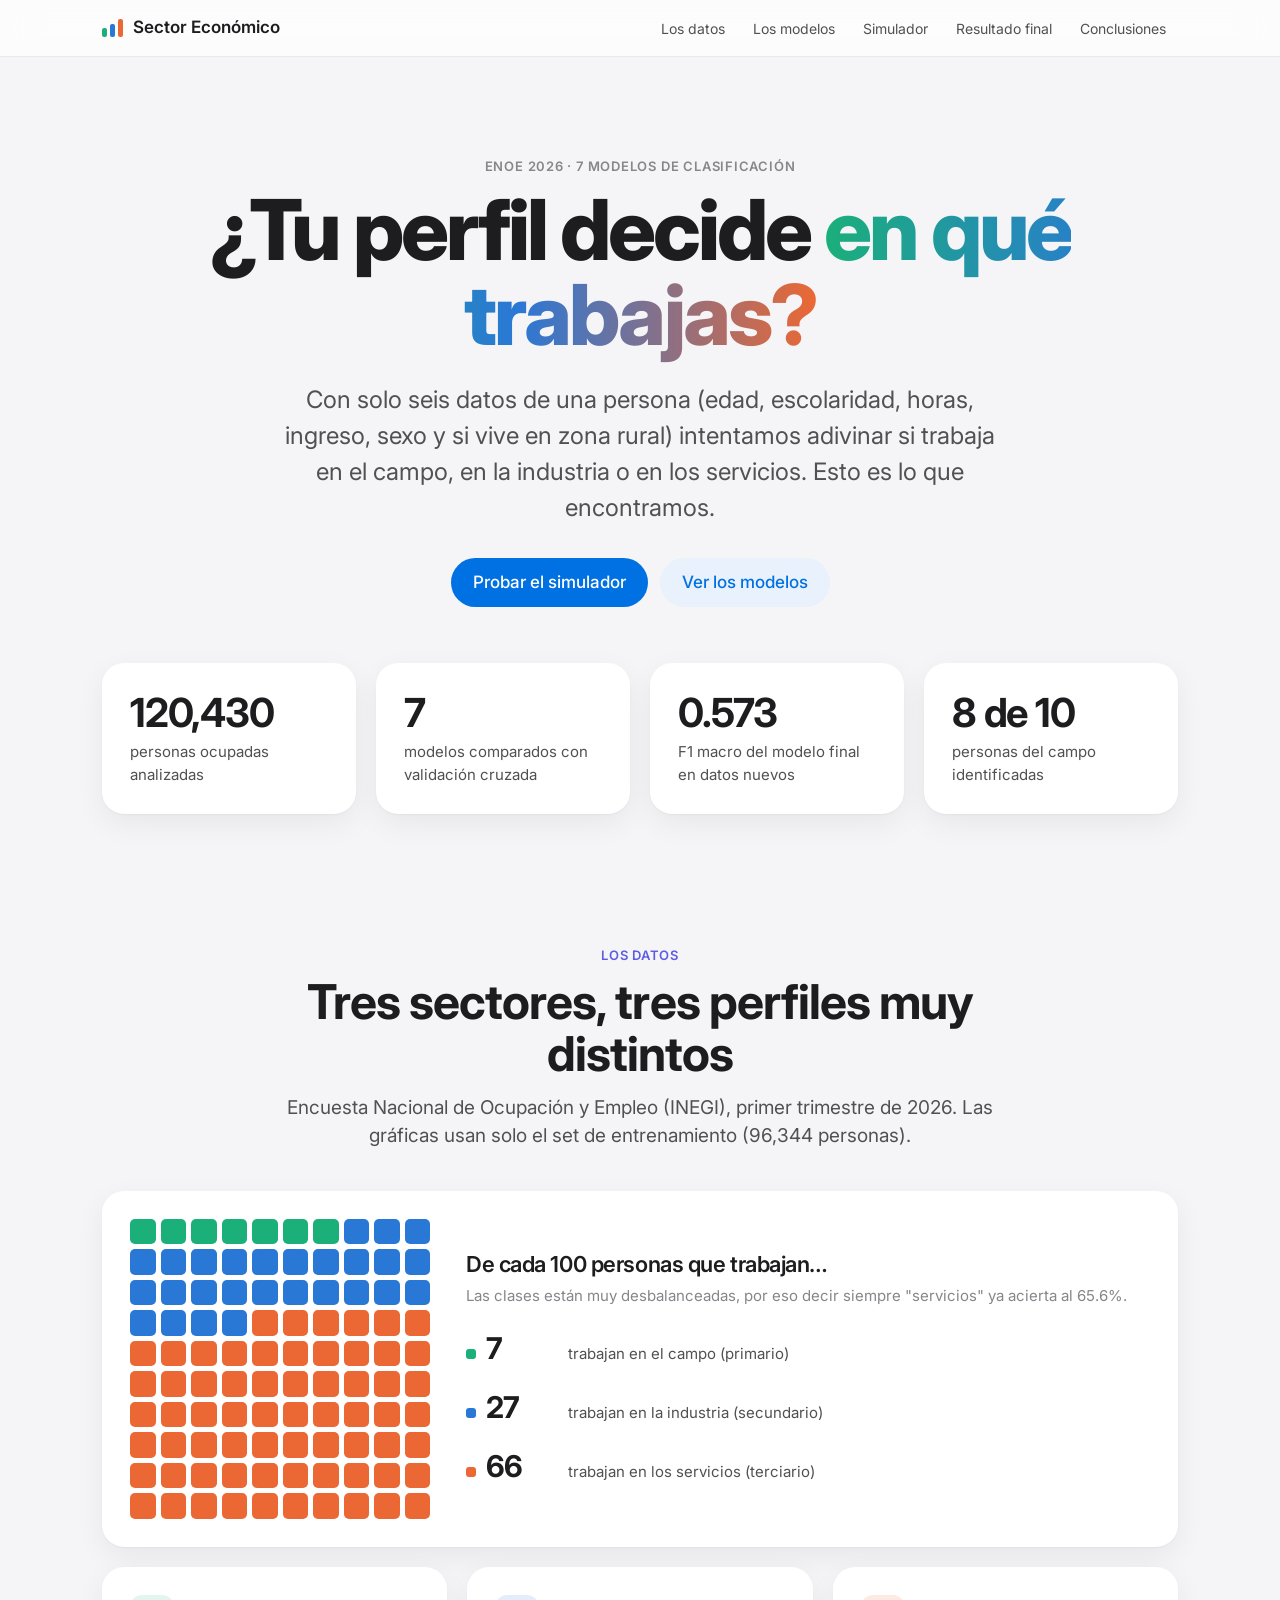
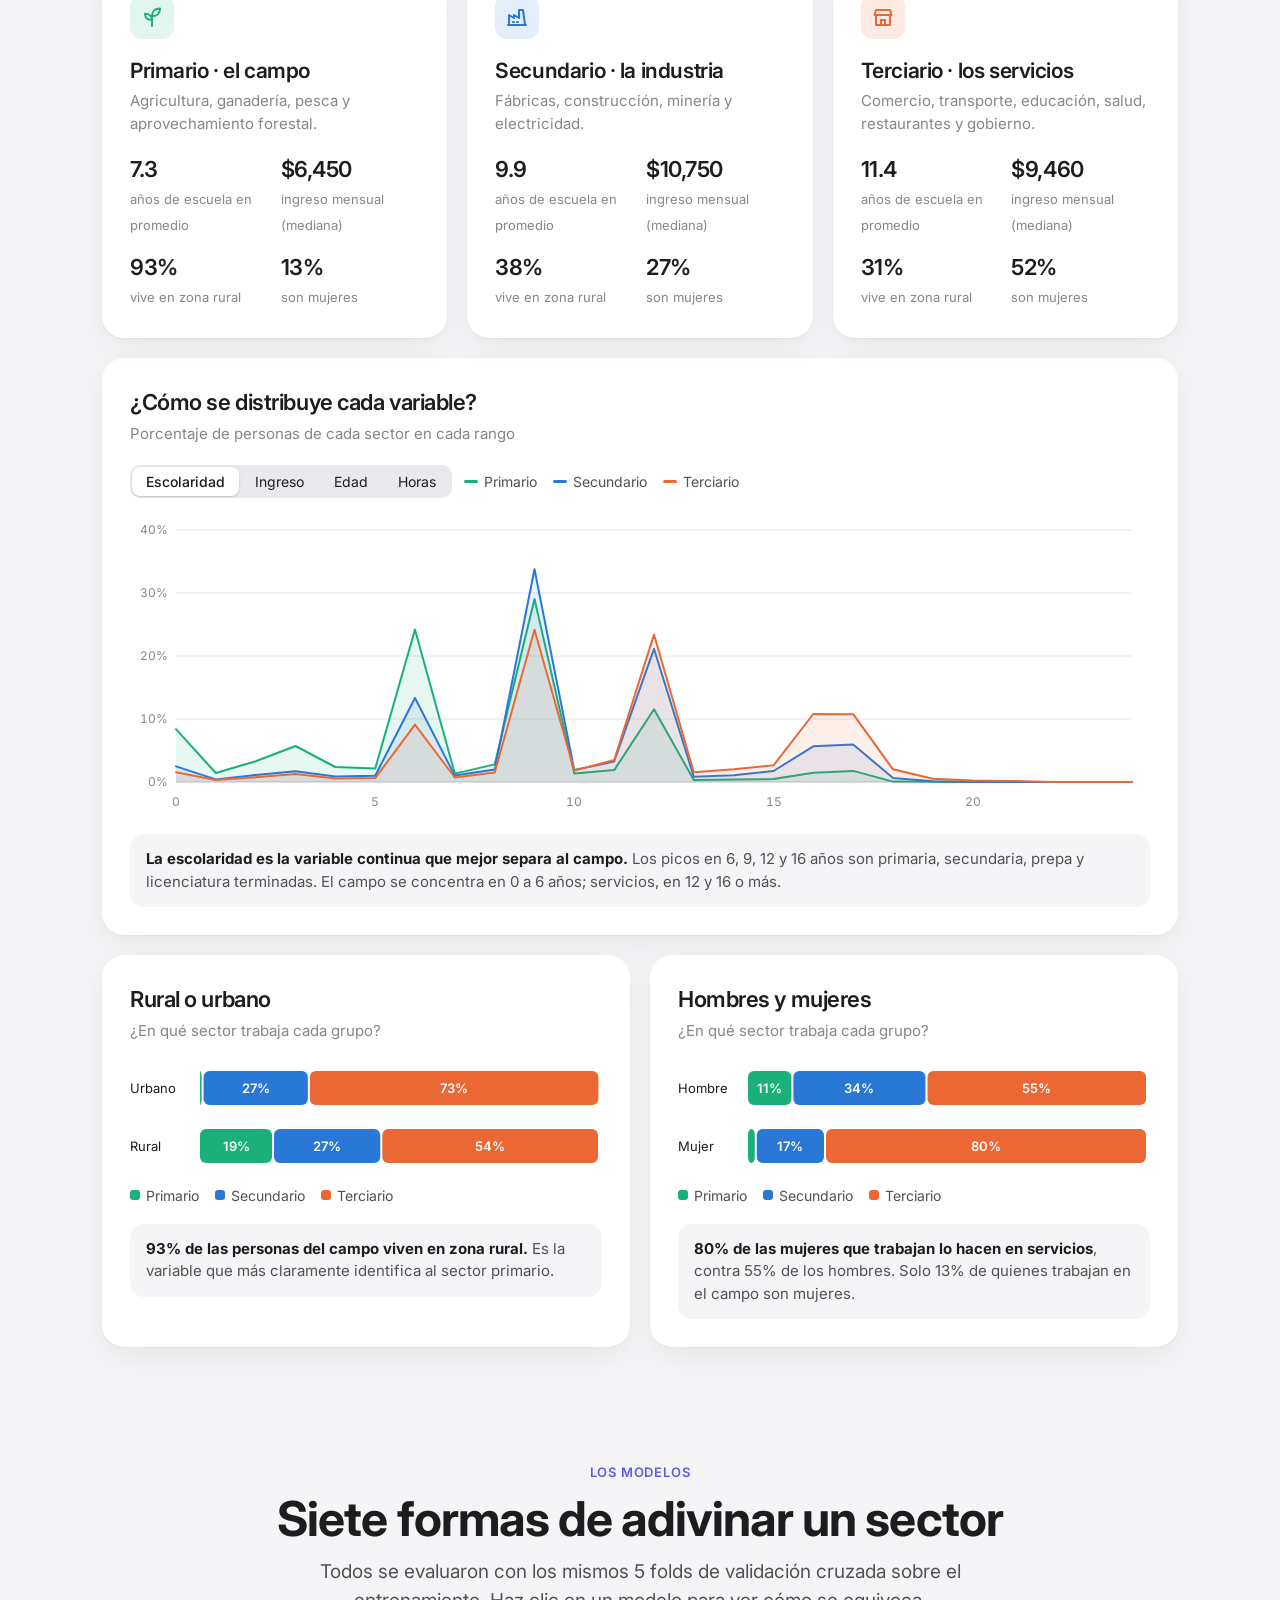
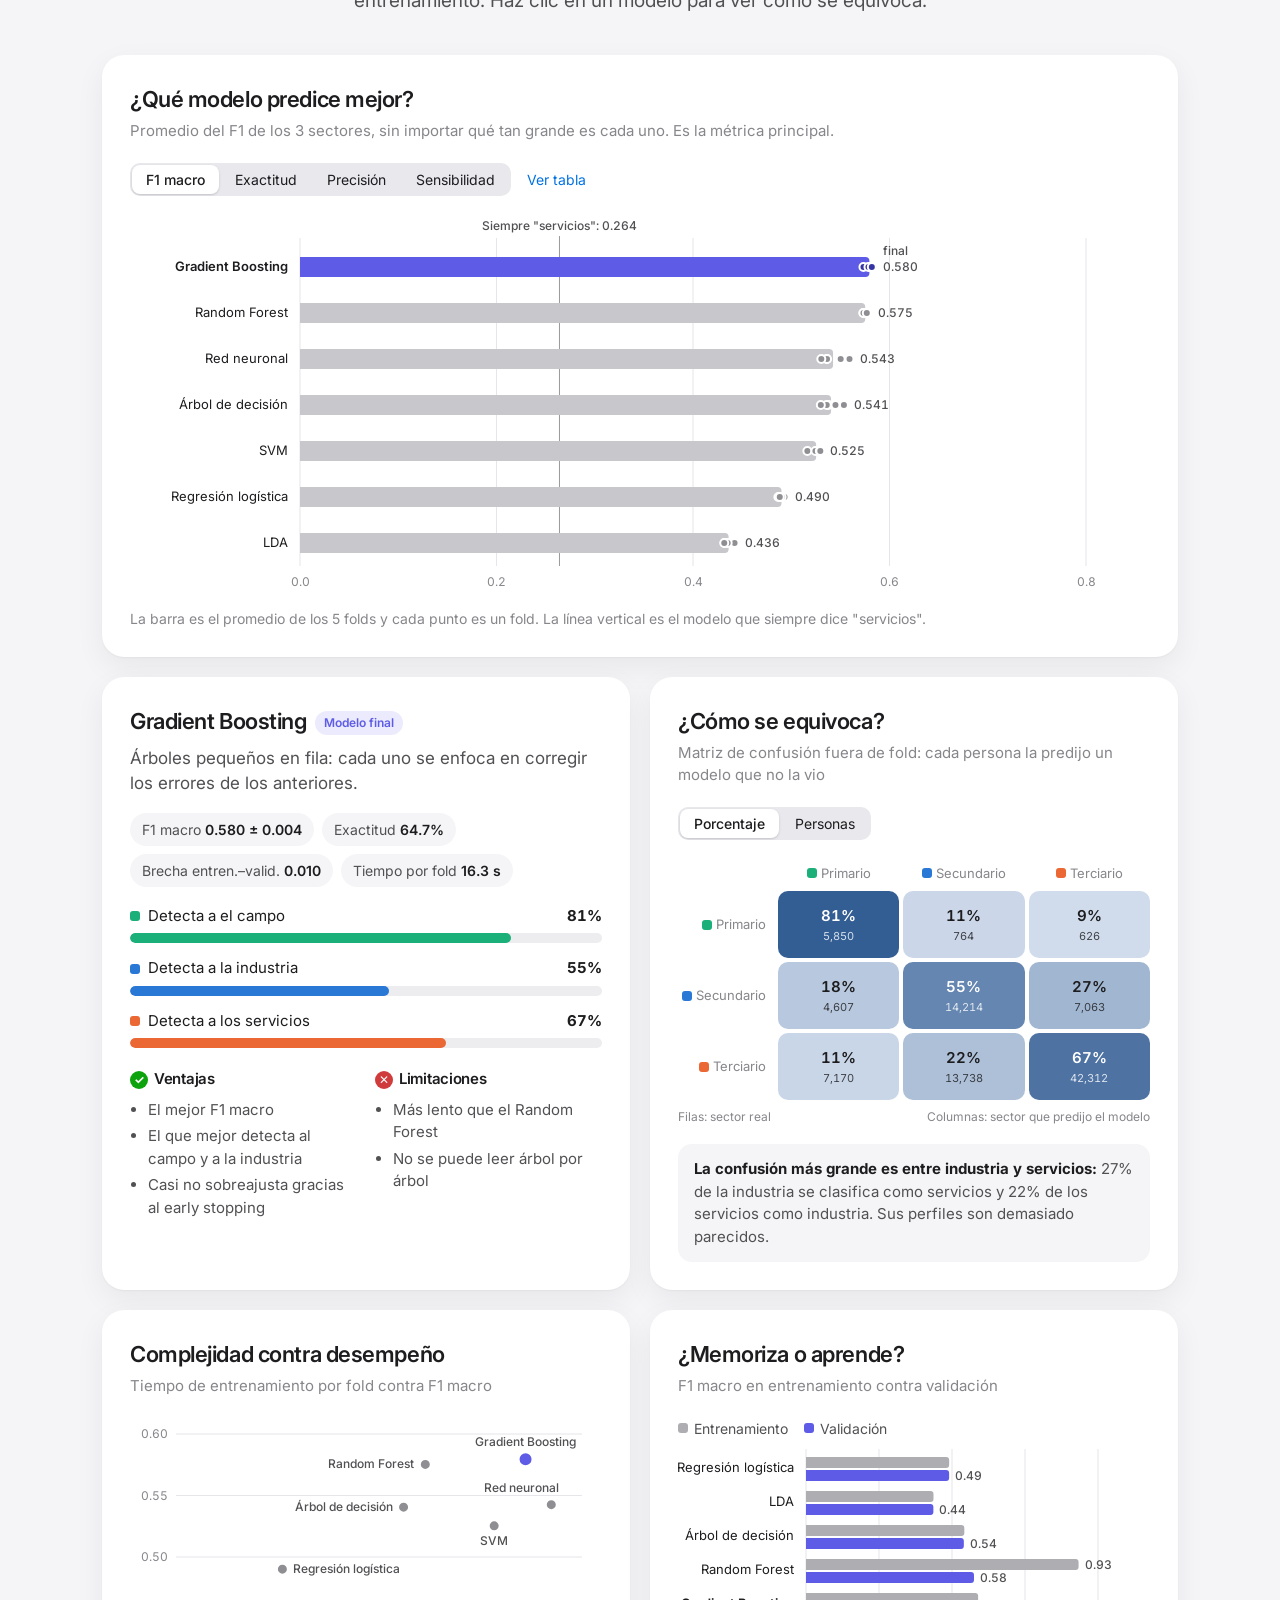
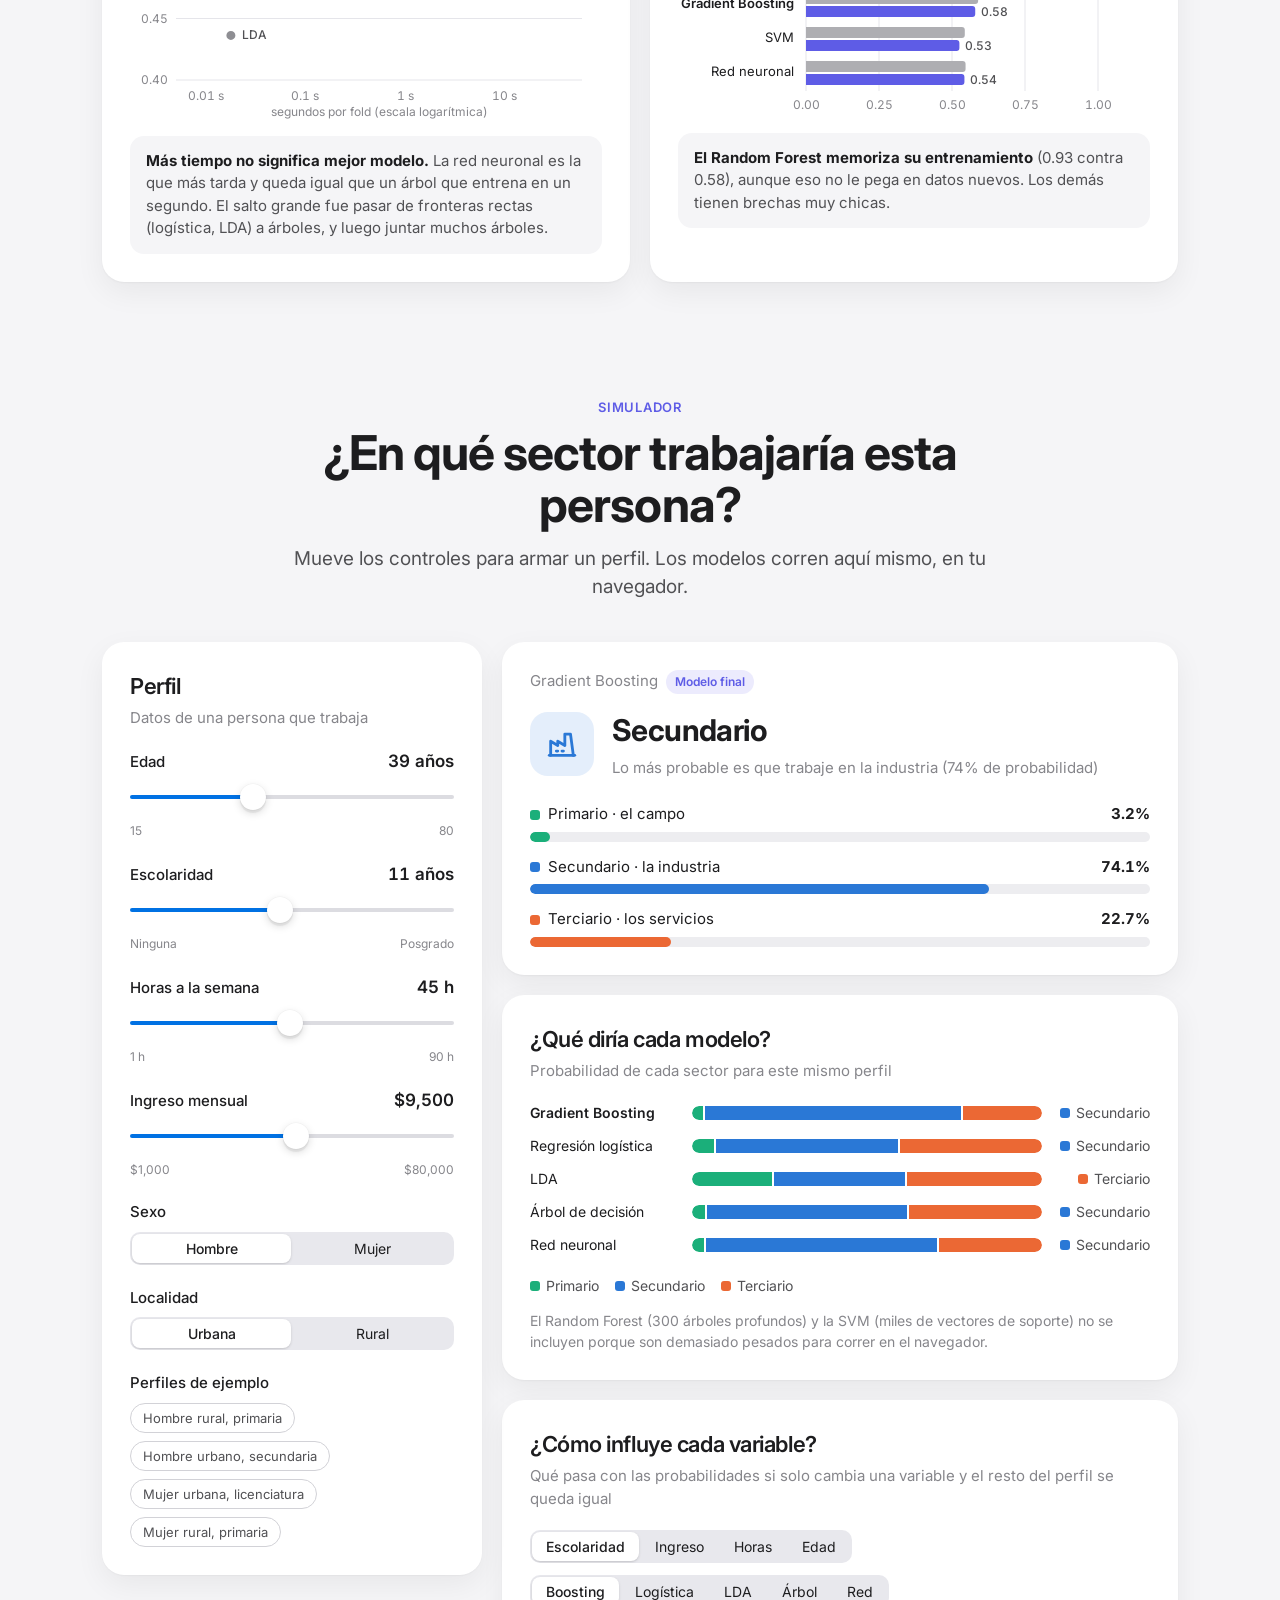
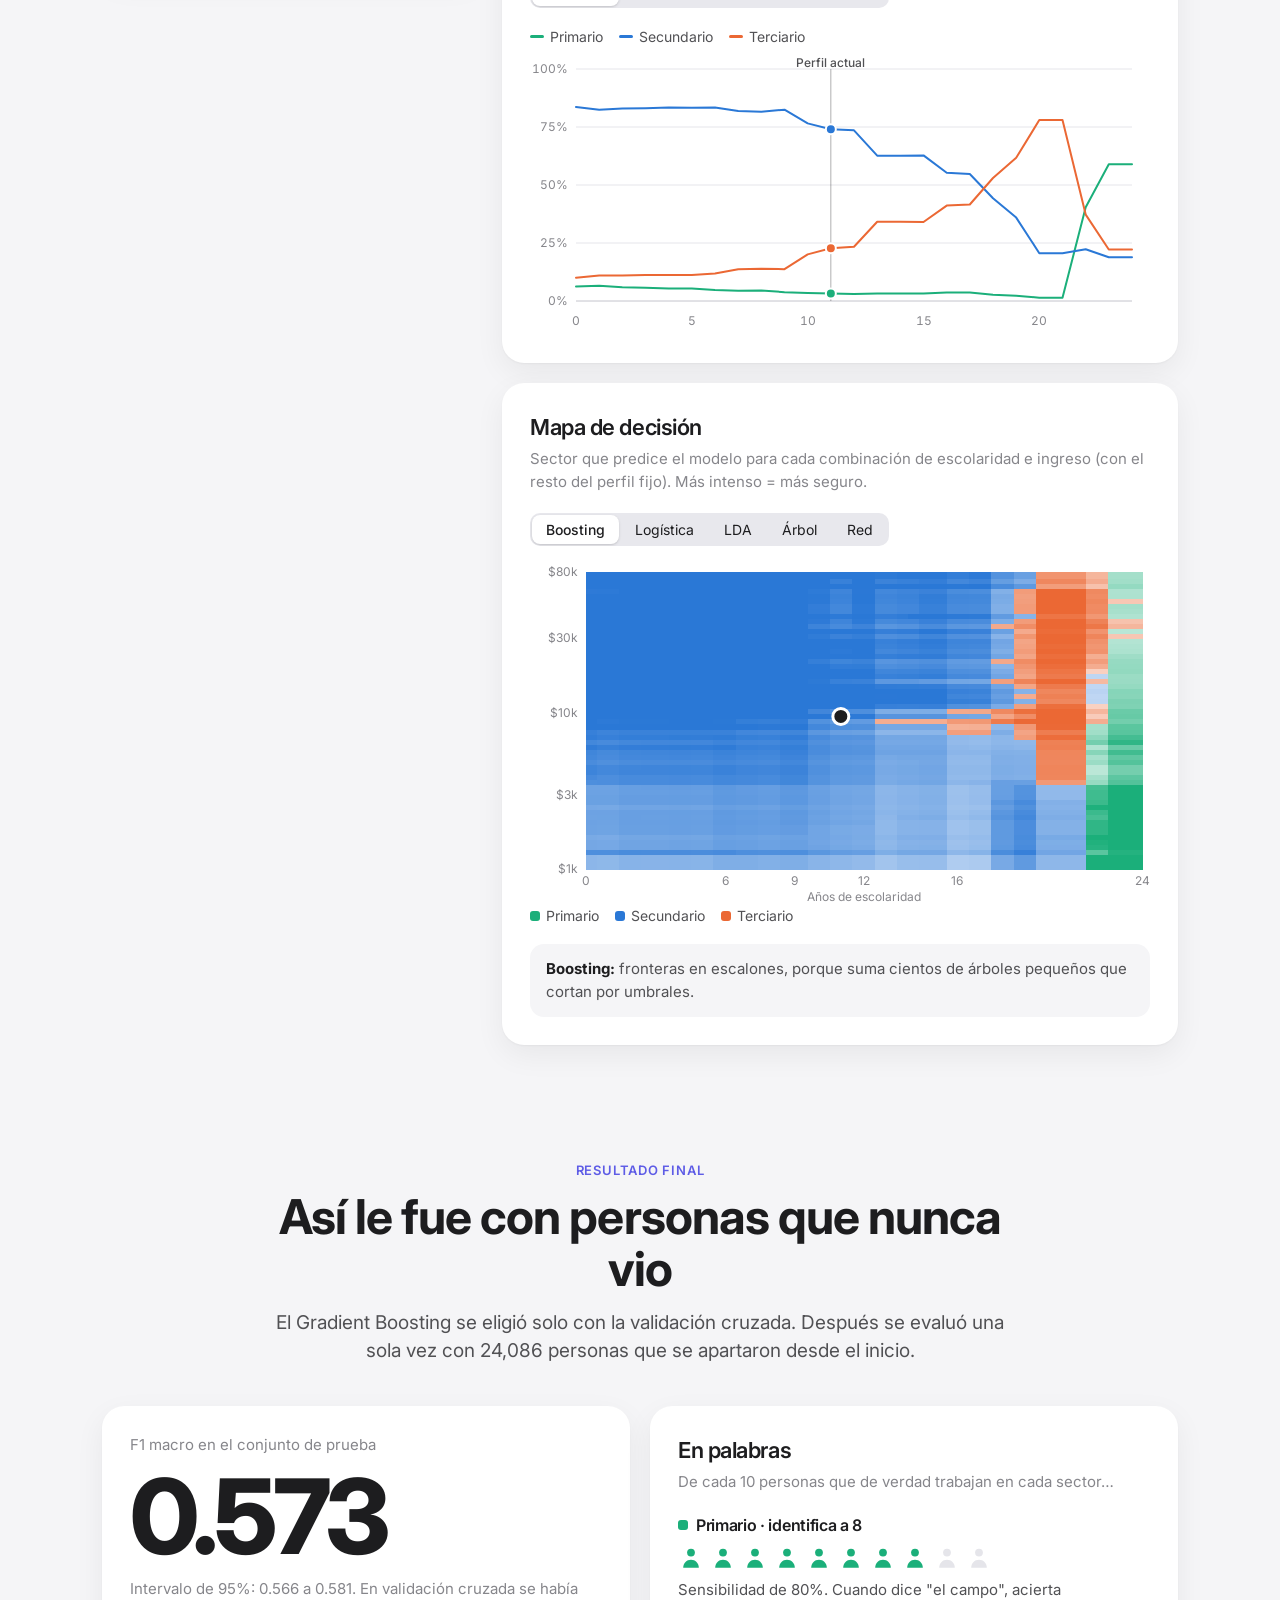
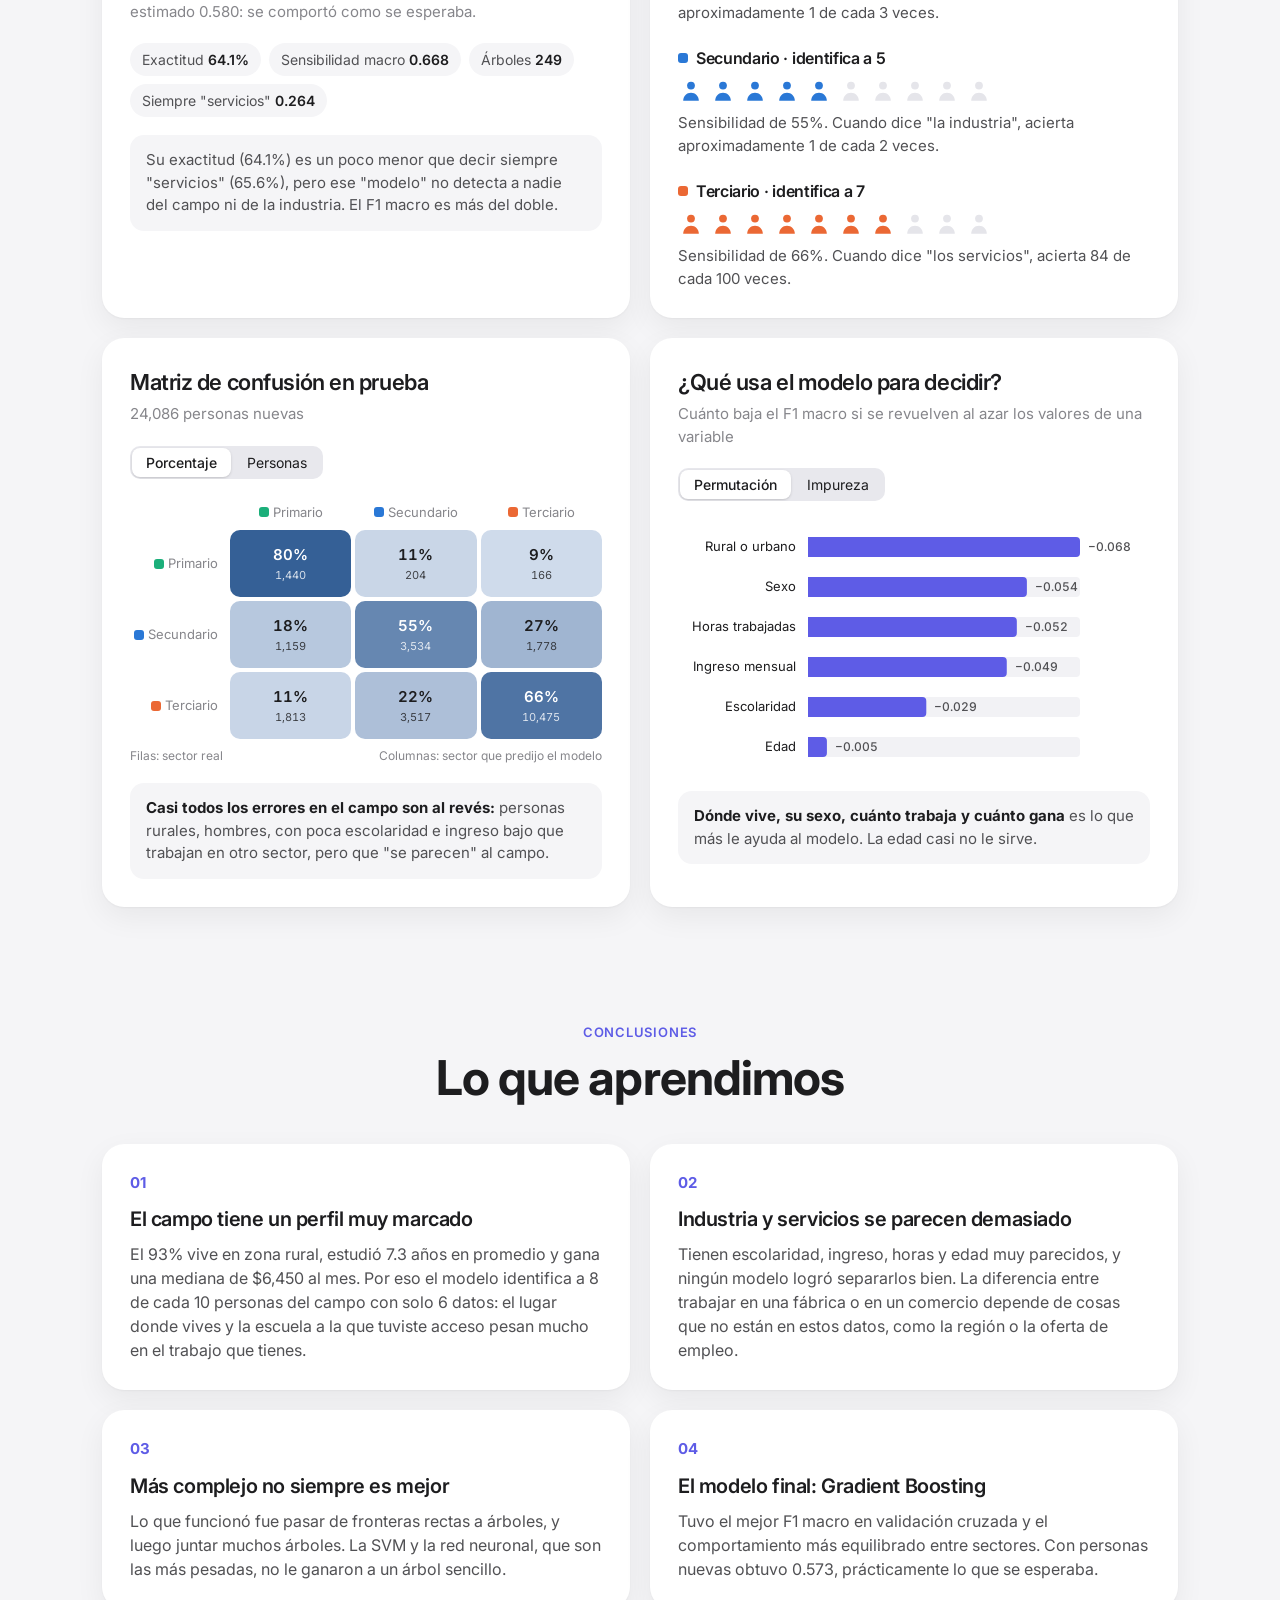
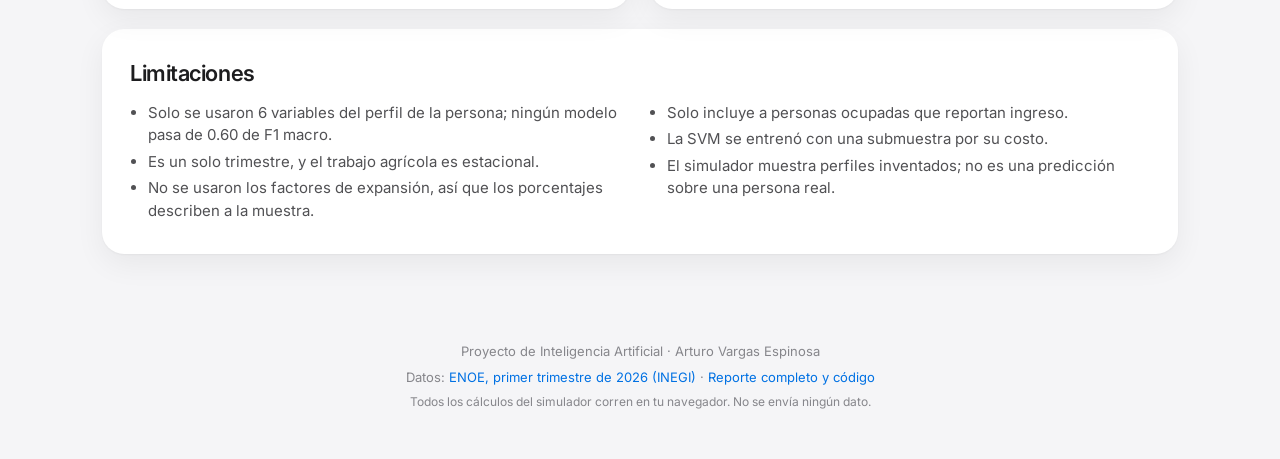
<file: sector-economico-comparacion-modelos/app/index.html>
<!doctype html>
<html lang="es">
<head>
  <meta charset="utf-8">
  <meta name="viewport" content="width=device-width, initial-scale=1">
  <title>Sector Económico</title>
  <meta name="description" content="Tablero interactivo: ¿qué tan bien se puede predecir el sector económico de una persona en México con su perfil? Comparación de 7 modelos de clasificación con la ENOE 2026.">
  <link rel="icon" href="data:image/svg+xml,%3Csvg xmlns='http://www.w3.org/2000/svg' viewBox='0 0 32 32'%3E%3Crect width='32' height='32' rx='8' fill='%23ffffff'/%3E%3Crect x='6' y='16' width='5' height='10' rx='2' fill='%231baf7a'/%3E%3Crect x='13.5' y='11' width='5' height='15' rx='2' fill='%232a78d6'/%3E%3Crect x='21' y='6' width='5' height='20' rx='2' fill='%23eb6834'/%3E%3C/svg%3E">
  <link rel="preconnect" href="https://fonts.googleapis.com">
  <link rel="preconnect" href="https://fonts.gstatic.com" crossorigin>
  <link href="https://fonts.googleapis.com/css2?family=Inter:wght@400;500;600;700;800&display=swap" rel="stylesheet">
  <link rel="stylesheet" href="estilos.css">
</head>
<body>
  <header class="barra">
    <div class="barra-interna">
      <a class="marca" href="#inicio">
        <span class="marca-icono"><i></i><i></i><i></i></span>
        Sector Económico
      </a>
      <nav class="nav" id="nav">
        <a href="#datos">Los datos</a>
        <a href="#modelos">Los modelos</a>
        <a href="#simulador">Simulador</a>
        <a href="#final">Resultado final</a>
        <a href="#conclusiones">Conclusiones</a>
      </nav>
    </div>
  </header>

  <main id="app">
    <div class="cargando">
      <div class="cargando-barras"><i></i><i></i><i></i></div>
      <p>Cargando resultados de 120,430 personas…</p>
    </div>
  </main>

  <footer class="pie">
    <p>Proyecto de Inteligencia Artificial · Arturo Vargas Espinosa</p>
    <p>Datos: <a href="https://www.inegi.org.mx/programas/enoe/15ymas/" target="_blank" rel="noopener">ENOE, primer trimestre de 2026 (INEGI)</a> ·
      <a href="https://github.com/FoamyHomie327/Inteligencia-Artificial/tree/main/sector-economico-comparacion-modelos" target="_blank" rel="noopener">Reporte completo y código</a></p>
    <p class="pie-nota">Todos los cálculos del simulador corren en tu navegador. No se envía ningún dato.</p>
  </footer>

  <div class="tooltip" id="tooltip" role="status" aria-live="polite"></div>

  <script src="modelos.js"></script>
  <script src="app.js"></script>
</body>
</html>
</file>
<file: sector-economico-comparacion-modelos/app/estilos.css>
:root {
  color-scheme: light;
  --fondo: #f5f5f7;
  --tarjeta: #ffffff;
  --texto: #1d1d1f;
  --texto-2: #515154;
  --texto-3: #86868b;
  --linea: #e5e5ea;
  --linea-2: #d2d2d7;
  --acento: #0071e3;
  --acento-suave: #e8f1fc;
  --modelo: #5e5ce6;
  --modelo-suave: #ecebfd;
  --neutro: #d1d1d6;
  --primario: #1baf7a;
  --secundario: #2a78d6;
  --terciario: #eb6834;
  --radio: 22px;
  --sombra: 0 1px 2px rgba(0, 0, 0, .04), 0 10px 30px rgba(0, 0, 0, .06);
  --fuente: -apple-system, BlinkMacSystemFont, "SF Pro Display", "SF Pro Text", "Inter", system-ui, "Segoe UI", sans-serif;
}

* { box-sizing: border-box; }
html { scroll-behavior: smooth; scroll-padding-top: 72px; }
body {
  margin: 0;
  background: var(--fondo);
  color: var(--texto);
  font-family: var(--fuente);
  font-size: 17px;
  line-height: 1.5;
  -webkit-font-smoothing: antialiased;
  overflow-x: hidden;
}
a { color: var(--acento); text-decoration: none; }
a:hover { text-decoration: underline; }
h1, h2, h3, h4 { margin: 0; letter-spacing: -0.02em; }
p { margin: 0; }

/* ---------- Barra superior ---------- */
.barra {
  position: sticky; top: 0; z-index: 50;
  background: rgba(255, 255, 255, .72);
  backdrop-filter: saturate(180%) blur(20px);
  -webkit-backdrop-filter: saturate(180%) blur(20px);
  border-bottom: 1px solid rgba(0, 0, 0, .08);
}
.barra-interna {
  max-width: 1120px; margin: 0 auto; padding: 0 22px;
  height: 56px; display: flex; align-items: center; gap: 28px;
}
.marca { display: flex; align-items: center; gap: 10px; font-weight: 600; color: var(--texto); white-space: nowrap; }
.marca:hover { text-decoration: none; }
.marca-icono { display: inline-flex; align-items: flex-end; gap: 3px; height: 18px; }
.marca-icono i { width: 5px; border-radius: 2px; display: block; }
.marca-icono i:nth-child(1) { height: 9px; background: var(--primario); }
.marca-icono i:nth-child(2) { height: 13px; background: var(--secundario); }
.marca-icono i:nth-child(3) { height: 18px; background: var(--terciario); }
.nav { display: flex; gap: 4px; margin-left: auto; overflow-x: auto; scrollbar-width: none; }
.nav::-webkit-scrollbar { display: none; }
.nav a {
  color: var(--texto-2); font-size: 14px; padding: 6px 12px; border-radius: 980px; white-space: nowrap;
  transition: background .2s, color .2s;
}
.nav a:hover { text-decoration: none; color: var(--texto); background: rgba(0, 0, 0, .05); }
.nav a.activo { color: var(--texto); background: rgba(0, 0, 0, .07); font-weight: 500; }

/* ---------- Estructura ---------- */
main { max-width: 1120px; margin: 0 auto; padding: 0 22px; }
.seccion { padding: 88px 0 24px; }
.seccion-titulo { text-align: center; max-width: 760px; margin: 0 auto 40px; }
.etiqueta {
  display: inline-block; font-size: 13px; font-weight: 600; letter-spacing: .06em; text-transform: uppercase;
  color: var(--modelo); margin-bottom: 10px;
}
.seccion-titulo h2 { font-size: clamp(32px, 5vw, 48px); font-weight: 700; line-height: 1.08; }
.seccion-titulo p { color: var(--texto-2); font-size: 19px; margin-top: 14px; }

.tarjeta {
  background: var(--tarjeta); border-radius: var(--radio); box-shadow: var(--sombra);
  padding: 28px; min-width: 0;
}
.tarjeta h3 { font-size: 22px; font-weight: 600; }
.tarjeta .sub { color: var(--texto-3); font-size: 15px; margin-top: 4px; }
.tarjeta-cabeza { display: flex; justify-content: space-between; align-items: flex-start; gap: 16px; flex-wrap: wrap; margin-bottom: 20px; }
.rejilla { display: grid; gap: 20px; }
.rejilla-2 { grid-template-columns: repeat(2, minmax(0, 1fr)); }
.rejilla-3 { grid-template-columns: repeat(3, minmax(0, 1fr)); }
.rejilla-4 { grid-template-columns: repeat(4, minmax(0, 1fr)); }
.span-2 { grid-column: span 2; }
.espacio { height: 20px; }
.nota { color: var(--texto-3); font-size: 14px; margin-top: 14px; }
.idea {
  margin-top: 18px; padding: 14px 16px; border-radius: 14px; background: var(--fondo);
  color: var(--texto-2); font-size: 15px;
}
.idea strong { color: var(--texto); }

/* ---------- Portada ---------- */
.portada { text-align: center; padding: 96px 0 40px; }
.portada .etiqueta { color: var(--texto-3); }
.portada h1 {
  font-size: clamp(42px, 8vw, 84px); font-weight: 800; line-height: 1.02; letter-spacing: -0.035em;
  max-width: 900px; margin: 0 auto;
}
.degradado {
  background: linear-gradient(90deg, var(--primario), var(--secundario) 50%, var(--terciario));
  -webkit-background-clip: text; background-clip: text; color: transparent;
}
.portada .lead { font-size: clamp(19px, 2.4vw, 24px); color: var(--texto-2); max-width: 720px; margin: 24px auto 0; }
.botones { display: flex; gap: 12px; justify-content: center; flex-wrap: wrap; margin-top: 32px; }
.boton {
  display: inline-flex; align-items: center; gap: 6px; padding: 12px 22px; border-radius: 980px;
  font-size: 17px; font-weight: 500; border: 0; cursor: pointer; font-family: inherit;
  transition: transform .15s, background .2s;
}
.boton:hover { text-decoration: none; transform: translateY(-1px); }
.boton-lleno { background: var(--acento); color: #fff; }
.boton-lleno:hover { background: #0077ed; }
.boton-claro { background: var(--acento-suave); color: var(--acento); }
.cifras { margin-top: 56px; }
.cifra { text-align: left; }
.cifra-valor { font-size: 40px; font-weight: 700; letter-spacing: -0.03em; line-height: 1.1; }
.cifra-etiqueta { color: var(--texto-2); font-size: 15px; margin-top: 6px; }

/* ---------- Controles ---------- */
.segmentado {
  display: inline-flex; background: #e8e8ed; border-radius: 10px; padding: 2px; gap: 2px; max-width: 100%;
  overflow-x: auto; scrollbar-width: none;
}
.segmentado::-webkit-scrollbar { display: none; }
.segmentado button {
  border: 0; background: transparent; font-family: inherit; font-size: 14px; color: var(--texto);
  padding: 6px 14px; border-radius: 8px; cursor: pointer; white-space: nowrap; transition: background .2s, box-shadow .2s;
}
.segmentado button:hover { background: rgba(255, 255, 255, .5); }
.segmentado button.activo { background: #fff; box-shadow: 0 1px 3px rgba(0, 0, 0, .12), 0 1px 1px rgba(0, 0, 0, .04); font-weight: 500; }
.controles { display: flex; gap: 12px; flex-wrap: wrap; align-items: center; margin-bottom: 18px; }
.enlace-boton { border: 0; background: none; color: var(--acento); font-family: inherit; font-size: 14px; cursor: pointer; padding: 6px 4px; }
.enlace-boton:hover { text-decoration: underline; }

/* ---------- Leyenda ---------- */
.leyenda { display: flex; gap: 16px; flex-wrap: wrap; font-size: 14px; color: var(--texto-2); }
.leyenda span { display: inline-flex; align-items: center; gap: 6px; }
.leyenda i { width: 10px; height: 10px; border-radius: 3px; display: inline-block; }
.leyenda i.linea-key { height: 3px; width: 14px; border-radius: 2px; }

/* ---------- Gráficas ---------- */
.grafica { width: 100%; position: relative; }
.grafica svg { display: block; width: 100%; height: auto; overflow: visible; }
.grafica text { font-family: var(--fuente); }
.eje text { fill: var(--texto-3); font-size: 12px; font-variant-numeric: tabular-nums; }
.eje line, .eje path { stroke: var(--linea); }
.etiqueta-dato { fill: var(--texto-2); font-size: 12px; font-weight: 500; font-variant-numeric: tabular-nums; }
.etiqueta-modelo { fill: var(--texto); font-size: 13px; }
.clicable { cursor: pointer; }

.tooltip {
  position: fixed; z-index: 100; pointer-events: none; opacity: 0; transform: translateY(4px);
  background: rgba(255, 255, 255, .92); backdrop-filter: blur(16px); -webkit-backdrop-filter: blur(16px);
  border: 1px solid rgba(0, 0, 0, .08); border-radius: 12px; box-shadow: 0 8px 24px rgba(0, 0, 0, .12);
  padding: 10px 12px; font-size: 13px; color: var(--texto); max-width: 260px; transition: opacity .12s, transform .12s;
}
.tooltip.visible { opacity: 1; transform: translateY(0); }
.tooltip b { font-weight: 600; }
.tooltip .fila { display: flex; align-items: center; gap: 8px; justify-content: space-between; margin-top: 3px; }
.tooltip .fila span:first-child { display: inline-flex; align-items: center; gap: 6px; color: var(--texto-2); }
.tooltip i { width: 8px; height: 8px; border-radius: 2px; display: inline-block; }

/* ---------- Waffle y tarjetas de sector ---------- */
.waffle { display: grid; grid-template-columns: repeat(10, 1fr); gap: 5px; width: min(300px, 100%); flex: none; }
.waffle i { aspect-ratio: 1; border-radius: 5px; display: block; transition: transform .2s; }
.waffle i:hover { transform: scale(1.15); }
.balance { display: flex; gap: 36px; align-items: center; flex-wrap: wrap; }
.balance-texto { flex: 1; min-width: 220px; }
.balance-num { display: flex; flex-direction: column; gap: 14px; margin-top: 18px; }
.balance-num div { display: flex; align-items: baseline; gap: 10px; }
.balance-num b { font-size: 30px; font-weight: 700; letter-spacing: -0.02em; min-width: 72px; }
.balance-num span { color: var(--texto-2); font-size: 15px; }
.punto { width: 10px; height: 10px; border-radius: 3px; display: inline-block; flex: none; }

.sector { position: relative; overflow: hidden; }
.sector-icono {
  width: 44px; height: 44px; border-radius: 12px; display: grid; place-items: center; margin-bottom: 16px;
}
.sector-icono svg { width: 24px; height: 24px; }
.sector h3 { font-size: 21px; }
.sector .sub { margin-bottom: 18px; }
.datos-sector { display: grid; grid-template-columns: 1fr 1fr; gap: 14px 12px; }
.datos-sector div b { display: block; font-size: 22px; font-weight: 600; letter-spacing: -0.02em; }
.datos-sector div span { color: var(--texto-3); font-size: 13px; }

/* ---------- Detalle de modelo ---------- */
.chips { display: flex; flex-wrap: wrap; gap: 8px; margin: 16px 0 4px; }
.chip { background: var(--fondo); border-radius: 980px; padding: 6px 12px; font-size: 14px; color: var(--texto-2); }
.chip b { color: var(--texto); font-weight: 600; }
.insignia {
  display: inline-block; font-size: 12px; font-weight: 600; color: var(--modelo); background: var(--modelo-suave);
  padding: 3px 9px; border-radius: 980px; vertical-align: middle; margin-left: 8px; letter-spacing: 0;
}
.pros-contras { display: grid; grid-template-columns: 1fr 1fr; gap: 18px; margin-top: 20px; }
.pros-contras h4 { font-size: 15px; font-weight: 600; margin-bottom: 8px; display: flex; align-items: center; gap: 6px; }
.pros-contras ul { margin: 0; padding-left: 18px; color: var(--texto-2); font-size: 15px; }
.pros-contras li { margin-bottom: 4px; }
.icono-bien, .icono-mal { width: 18px; height: 18px; border-radius: 50%; display: inline-grid; place-items: center; color: #fff; font-size: 12px; font-weight: 700; }
.icono-bien { background: #0ca30c; }
.icono-mal { background: #d03b3b; }
.modelo-desc { color: var(--texto-2); margin-top: 8px; }

/* ---------- Matriz de confusión ---------- */
.matriz { display: grid; grid-template-columns: auto repeat(3, 1fr); gap: 4px; font-size: 13px; }
.matriz .encab { color: var(--texto-3); display: flex; align-items: center; justify-content: center; padding: 4px; text-align: center; }
.matriz .encab-fila { justify-content: flex-end; padding-right: 8px; }
.matriz .celda {
  border-radius: 10px; padding: 14px 6px; text-align: center; font-weight: 600; font-variant-numeric: tabular-nums;
  font-size: 15px; cursor: default; transition: transform .15s;
}
.matriz .celda:hover { transform: scale(1.03); }
.matriz .celda small { display: block; font-weight: 400; font-size: 11px; opacity: .8; }
.matriz-ejes { display: flex; justify-content: space-between; color: var(--texto-3); font-size: 12px; margin-top: 8px; }

/* ---------- Tabla ---------- */
.tabla-envoltura { overflow-x: auto; }
table.tabla { width: 100%; border-collapse: collapse; font-size: 14px; font-variant-numeric: tabular-nums; }
.tabla th { text-align: right; color: var(--texto-3); font-weight: 500; padding: 8px 10px; border-bottom: 1px solid var(--linea); white-space: nowrap; }
.tabla td { text-align: right; padding: 9px 10px; border-bottom: 1px solid var(--linea); white-space: nowrap; }
.tabla th:first-child, .tabla td:first-child { text-align: left; }
.tabla tr.resaltada td { font-weight: 600; }

/* ---------- Simulador ---------- */
.simulador { display: grid; grid-template-columns: minmax(0, 380px) minmax(0, 1fr); gap: 20px; align-items: start; }
.panel-controles { position: sticky; top: 76px; }
.control { margin-bottom: 22px; }
.control-cabeza { display: flex; justify-content: space-between; align-items: baseline; margin-bottom: 8px; }
.control-cabeza label { font-weight: 500; font-size: 15px; }
.control-cabeza output { font-weight: 600; font-variant-numeric: tabular-nums; }
.control-ayuda { color: var(--texto-3); font-size: 12px; display: flex; justify-content: space-between; margin-top: 4px; }
input[type=range] {
  -webkit-appearance: none; appearance: none; width: 100%; height: 28px; background: transparent; cursor: pointer; margin: 0;
}
input[type=range]::-webkit-slider-runnable-track {
  height: 4px; border-radius: 2px;
  background: linear-gradient(to right, var(--acento) var(--relleno, 50%), #dcdce1 var(--relleno, 50%));
}
input[type=range]::-moz-range-track { height: 4px; border-radius: 2px; background: #dcdce1; }
input[type=range]::-moz-range-progress { height: 4px; border-radius: 2px; background: var(--acento); }
input[type=range]::-webkit-slider-thumb {
  -webkit-appearance: none; width: 26px; height: 26px; border-radius: 50%; background: #fff; margin-top: -11px;
  box-shadow: 0 0 0 .5px rgba(0, 0, 0, .04), 0 3px 8px rgba(0, 0, 0, .15), 0 3px 1px rgba(0, 0, 0, .06);
}
input[type=range]::-moz-range-thumb {
  width: 26px; height: 26px; border-radius: 50%; background: #fff; border: 0;
  box-shadow: 0 0 0 .5px rgba(0, 0, 0, .04), 0 3px 8px rgba(0, 0, 0, .15), 0 3px 1px rgba(0, 0, 0, .06);
}
input[type=range]:focus-visible { outline: 2px solid var(--acento); outline-offset: 4px; border-radius: 4px; }
.segmentado.ancho { display: flex; width: 100%; }
.segmentado.ancho button { flex: 1; }
.perfiles { display: flex; flex-wrap: wrap; gap: 8px; margin-top: 6px; }
.perfiles button {
  border: 1px solid var(--linea-2); background: #fff; border-radius: 980px; padding: 6px 12px; font-size: 13px;
  font-family: inherit; color: var(--texto-2); cursor: pointer; transition: border-color .2s, color .2s;
}
.perfiles button:hover { border-color: var(--acento); color: var(--acento); }

.resultado-grande { display: flex; align-items: center; gap: 18px; }
.resultado-grande .sector-icono { width: 64px; height: 64px; border-radius: 18px; margin: 0; flex: none; }
.resultado-grande .sector-icono svg { width: 34px; height: 34px; }
.resultado-grande h3 { font-size: 30px; font-weight: 700; }
.barras-prob { margin-top: 24px; display: flex; flex-direction: column; gap: 14px; }
.barra-prob-cabeza { display: flex; justify-content: space-between; font-size: 15px; margin-bottom: 6px; }
.barra-prob-cabeza span { display: inline-flex; align-items: center; gap: 8px; }
.barra-prob-cabeza b { font-variant-numeric: tabular-nums; }
.pista { height: 10px; background: #ededf0; border-radius: 5px; overflow: hidden; }
.pista div { height: 100%; border-radius: 5px; transition: width .35s cubic-bezier(.2, .8, .2, 1); }

.comparar-modelos { display: flex; flex-direction: column; gap: 12px; }
.fila-modelo { display: grid; grid-template-columns: 150px minmax(0, 1fr) 96px; gap: 12px; align-items: center; font-size: 14px; }
.fila-modelo .nombre { color: var(--texto); }
.fila-modelo .pred { text-align: right; color: var(--texto-2); display: inline-flex; align-items: center; justify-content: flex-end; gap: 6px; }
.apilada { display: flex; height: 14px; border-radius: 7px; overflow: hidden; gap: 2px; background: #fff; }
.apilada div { height: 100%; transition: width .35s cubic-bezier(.2, .8, .2, 1); }
.apilada div:first-child { border-radius: 7px 0 0 7px; }
.apilada div:last-child { border-radius: 0 7px 7px 0; }
.mapa-envoltura { position: relative; }
.mapa-envoltura canvas { width: 100%; display: block; border-radius: 12px; }

/* ---------- Resultado final ---------- */
.hero-numero { font-size: clamp(64px, 10vw, 104px); font-weight: 800; letter-spacing: -0.04em; line-height: 1; }
.personas { display: flex; flex-direction: column; gap: 22px; }
.personas-fila h4 { font-size: 16px; font-weight: 600; display: flex; align-items: center; gap: 8px; margin-bottom: 8px; }
.personas-iconos { display: flex; gap: 6px; flex-wrap: wrap; }
.personas-iconos svg { width: 26px; height: 26px; }
.personas-fila p { color: var(--texto-2); font-size: 15px; margin-top: 8px; }
.tarjeta-conclusion .numero { font-size: 15px; font-weight: 700; color: var(--modelo); margin-bottom: 10px; }
.tarjeta-conclusion h3 { font-size: 20px; margin-bottom: 8px; }
.tarjeta-conclusion p { color: var(--texto-2); font-size: 16px; }

/* ---------- Carga y pie ---------- */
.cargando { min-height: 70vh; display: grid; place-content: center; justify-items: center; gap: 18px; color: var(--texto-3); }
.cargando-barras { display: flex; align-items: flex-end; gap: 6px; height: 40px; }
.cargando-barras i { width: 12px; border-radius: 4px; animation: brinco 1s ease-in-out infinite; }
.cargando-barras i:nth-child(1) { background: var(--primario); height: 20px; }
.cargando-barras i:nth-child(2) { background: var(--secundario); height: 30px; animation-delay: .15s; }
.cargando-barras i:nth-child(3) { background: var(--terciario); height: 40px; animation-delay: .3s; }
@keyframes brinco { 50% { transform: scaleY(.5); } }
.pie { text-align: center; color: var(--texto-3); font-size: 13px; padding: 64px 22px 48px; display: flex; flex-direction: column; gap: 6px; }
.pie-nota { font-size: 12px; }

.aparecer { opacity: 0; transform: translateY(16px); transition: opacity .6s ease, transform .6s ease; }
.aparecer.visto { opacity: 1; transform: none; }
@media (prefers-reduced-motion: reduce) {
  html { scroll-behavior: auto; }
  .aparecer { opacity: 1; transform: none; transition: none; }
  .cargando-barras i { animation: none; }
}

/* ---------- Responsivo ---------- */
@media (max-width: 960px) {
  .rejilla-4 { grid-template-columns: repeat(2, minmax(0, 1fr)); }
  .rejilla-3 { grid-template-columns: minmax(0, 1fr); }
  .simulador { grid-template-columns: minmax(0, 1fr); }
  .panel-controles { position: static; }
}
@media (max-width: 720px) {
  body { font-size: 16px; }
  main { padding: 0 16px; }
  .barra-interna { padding: 0 16px; gap: 12px; }
  .marca { font-size: 0; gap: 0; }
  .rejilla-2 { grid-template-columns: minmax(0, 1fr); }
  .span-2 { grid-column: auto; }
  .tarjeta { padding: 20px; border-radius: 18px; }
  .seccion { padding-top: 64px; }
  .portada { padding-top: 56px; }
  .cifra-valor { font-size: 30px; }
  .pros-contras { grid-template-columns: 1fr; }
  .fila-modelo { grid-template-columns: 104px minmax(0, 1fr) 84px; gap: 8px; font-size: 13px; }
  .matriz .celda { padding: 10px 2px; font-size: 13px; }
}
</file>
